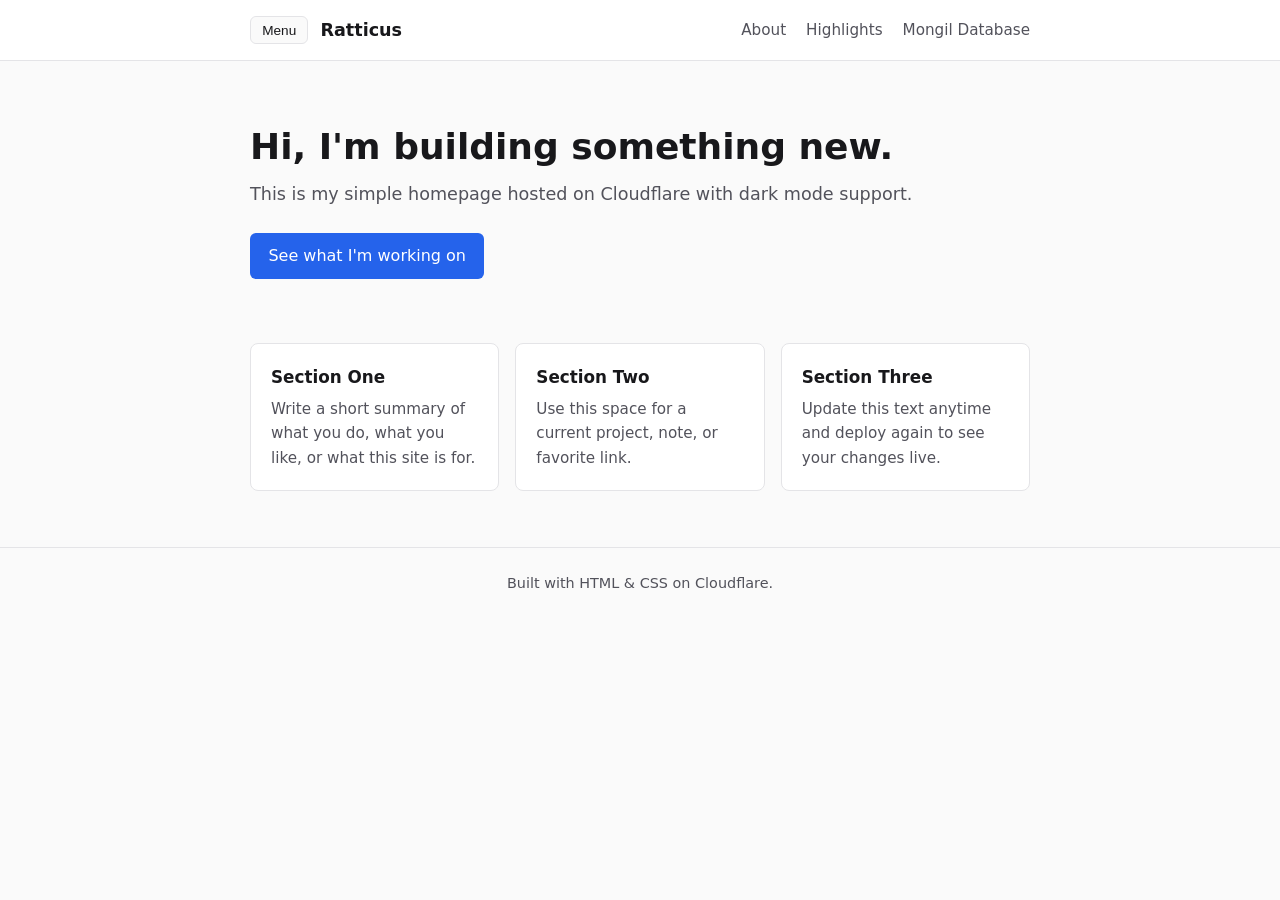
<file: index.html>
<!DOCTYPE html>
<html lang="en">
<head>
  <meta charset="UTF-8" />
  <meta name="viewport" content="width=device-width, initial-scale=1.0" />
  <title data-main-site-name>Ratticus</title>
  <link rel="stylesheet" href="./theme.css" />
  <script>
    (function () {
      const saved = localStorage.getItem("theme");
      if (saved === "dark" || saved === "light") {
        document.documentElement.dataset.theme = saved;
      }
    })();
  </script>
  <style>
    .brand {
      font-weight: 700;
      font-size: 1.1rem;
      text-decoration: none;
      color: var(--text);
    }

    .nav-left {
      display: flex;
      align-items: center;
      gap: 0.75rem;
    }

    .nav-right {
      display: flex;
      align-items: center;
      gap: 1.25rem;
    }

    .nav-links {
      display: flex;
      gap: 1.25rem;
      list-style: none;
    }

    .nav-links a {
      text-decoration: none;
      color: var(--muted);
      font-size: 0.95rem;
    }

    .nav-links a:hover {
      color: var(--accent);
    }

    .theme-toggle,
    .sidebar-btn {
      background: var(--bg);
      color: var(--text);
      border: 1px solid var(--border);
      padding: 0.35rem 0.7rem;
      border-radius: 6px;
      font-size: 0.85rem;
      cursor: pointer;
    }

    .theme-toggle:hover,
    .sidebar-btn:hover {
      border-color: var(--accent);
    }

    .sidebar-inner {
      padding: 1.25rem;
      display: flex;
      flex-direction: column;
      gap: 1rem;
      height: 100%;
    }

    .sidebar-header {
      display: flex;
      justify-content: space-between;
      align-items: center;
      padding-bottom: 0.75rem;
      border-bottom: 1px solid var(--border);
    }

    .sidebar-nav {
      display: flex;
      flex-direction: column;
      gap: 0.35rem;
    }

    .sidebar-link {
      display: block;
      padding: 0.55rem 0.75rem;
      border-radius: 6px;
      text-decoration: none;
      color: var(--text);
      font-size: 0.95rem;
    }

    .sidebar-link:hover {
      background: var(--bg);
      color: var(--accent);
    }

    .sidebar-divider {
      border-top: 1px solid var(--border);
      padding-top: 0.75rem;
      margin-top: auto;
      display: flex;
      flex-direction: column;
      gap: 0.5rem;
    }

    .hero {
      padding: 4rem 0 2.5rem;
    }

    :root[data-size="mobile"] .hero {
      padding: 2.5rem 0 1.75rem;
    }

    .hero h1 {
      font-size: 2.25rem;
      line-height: 1.2;
      margin-bottom: 0.75rem;
    }

    :root[data-size="mobile"] .hero h1 {
      font-size: 1.75rem;
    }

    .hero p {
      color: var(--muted);
      font-size: 1.1rem;
      max-width: 60ch;
      margin-bottom: 1.5rem;
    }

    .btn {
      display: inline-block;
      background: var(--accent);
      color: var(--accent-text);
      text-decoration: none;
      padding: 0.65rem 1.15rem;
      border-radius: 6px;
      font-weight: 500;
    }

    .grid {
      display: grid;
      grid-template-columns: repeat(auto-fit, minmax(220px, 1fr));
      gap: 1rem;
      padding: 1.5rem 0 3.5rem;
    }

    :root[data-size="mobile"] .grid {
      padding: 1rem 0 2.5rem;
    }

    .card {
      background: var(--surface);
      border: 1px solid var(--border);
      border-radius: 8px;
      padding: 1.25rem;
    }

    .card h2 {
      font-size: 1.05rem;
      margin-bottom: 0.4rem;
    }

    .card p {
      color: var(--muted);
      font-size: 0.95rem;
    }
  </style>
</head>
<body>
<header>
  <div class="container">
    <nav>
      <div class="nav-left">
        <button class="sidebar-btn" type="button" data-sidebar-toggle>Menu</button>
        <a class="brand" href="./" data-link="home" data-main-site-name>Ratticus</a>
      </div>
      <div class="nav-right">
        <ul class="nav-links">
          <li><a href="#about" data-link="about">About</a></li>
          <li><a href="#highlights" data-link="highlights">Highlights</a></li>
          <li><a href="./mongilsd/" data-link="mongil" data-mongil-site-name>Mongil Database</a></li>
        </ul>
      </div>
    </nav>
  </div>
</header>

<main class="container">
  <section class="hero" id="about">
    <h1>Hi, I'm building something new.</h1>
    <p>
      This is my simple homepage hosted on Cloudflare with dark mode support.
    </p>
    <a class="btn" href="#highlights" data-link="highlights">See what I'm working on</a>
  </section>

  <section class="grid" id="highlights">
    <article class="card">
      <h2>Section One</h2>
      <p>Write a short summary of what you do, what you like, or what this site is for.</p>
    </article>
    <article class="card">
      <h2>Section Two</h2>
      <p>Use this space for a current project, note, or favorite link.</p>
    </article>
    <article class="card">
      <h2>Section Three</h2>
      <p>Update this text anytime and deploy again to see your changes live.</p>
    </article>
  </section>
</main>

<footer id="contact">
  <div class="container">
    <p data-footer-text>Built with HTML &amp; CSS on Cloudflare.</p>
  </div>
</footer>

<div class="sidebar-backdrop" data-sidebar-backdrop></div>

<aside class="sidebar" data-sidebar aria-hidden="true">
  <div class="sidebar-inner">
    <div class="sidebar-header">
      <strong data-main-site-name>Ratticus</strong>
      <button class="sidebar-btn" type="button" data-sidebar-close>✕</button>
    </div>
    <nav class="sidebar-nav" aria-label="Main navigation">
      <a class="sidebar-link" href="./" data-link="home">Home</a>
      <a class="sidebar-link" href="#about" data-link="about">About</a>
      <a class="sidebar-link" href="#highlights" data-link="highlights">Highlights</a>
      <a class="sidebar-link" href="./mongilsd/" data-link="mongil" data-mongil-site-name>Mongil Database</a>
    </nav>
    <div class="sidebar-divider">
      <button class="theme-toggle" id="themeToggle" type="button" aria-label="Toggle dark mode">
        Theme
      </button>
    </div>
  </div>
</aside>

<script src="./config.js"></script>
<script>
  SITE_CONFIG.initPage();
</script>
</body>
</html>
</file>
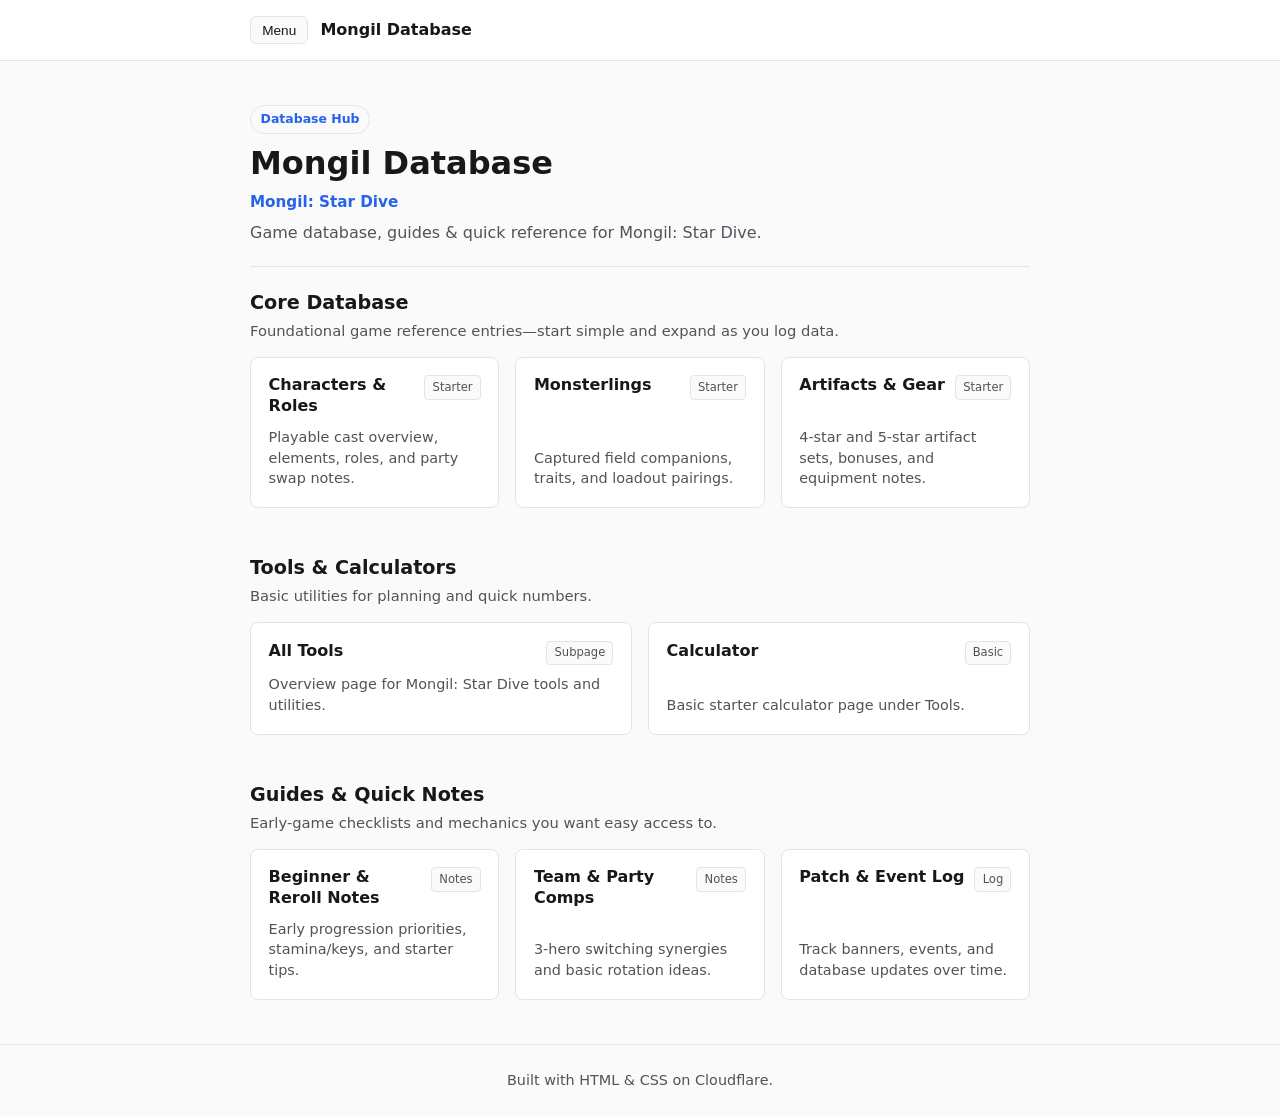
<file: mongilsd/index.html>
<!DOCTYPE html>
<html lang="en">
<head>
  <meta charset="UTF-8" />
  <meta name="viewport" content="width=device-width, initial-scale=1.0" />
  <title data-mongil-site-name>Mongil Database</title>
  <link rel="stylesheet" href="../theme.css" />
  <link rel="stylesheet" href="./theme.css" />
  <script>
    (function () {
      const saved = localStorage.getItem("theme");
      if (saved === "dark" || saved === "light") {
        document.documentElement.dataset.theme = saved;
      }
    })();
  </script>
</head>
<body>
<header>
  <div class="container">
    <nav>
      <div class="nav-left">
        <button class="sidebar-btn" type="button" data-sidebar-toggle>Menu</button>
        <a class="hub-brand" href="./" data-mongil-site-name>Mongil Database</a>
      </div>
      <div class="nav-right"></div>
    </nav>
  </div>
</header>

<main class="container" id="overview">
  <section class="hub-hero">
    <span class="hub-badge" data-hub-badge>Database Hub</span>
    <h1 data-hub-title>Mongil Database</h1>
    <div class="hub-game-title" data-game-name>Mongil: Star Dive</div>
    <p class="hub-subtitle" data-mongil-subtitle>
      Game database, guides &amp; quick reference for Mongil: Star Dive.
    </p>
  </section>

  <div id="hubSections"></div>
</main>

<footer>
  <div class="container">
    <p data-footer-text>Built with HTML &amp; CSS on Cloudflare.</p>
  </div>
</footer>

<div class="sidebar-backdrop" data-sidebar-backdrop></div>

<aside class="sidebar" data-sidebar aria-hidden="true">
  <div class="sidebar-inner">
    <div class="sidebar-header">
      <strong data-sidebar-title>Mongil Hub</strong>
      <button class="sidebar-btn" type="button" data-sidebar-close>✕</button>
    </div>
    <nav class="sidebar-nav" id="hubSidebarNav" aria-label="Subdomain navigation"></nav>
    <div class="sidebar-divider">
      <button class="theme-toggle" id="themeToggle" type="button" aria-label="Toggle dark mode">
        Theme
      </button>
      <a class="sidebar-link" href="../" data-link="home" data-back-to-main>← Main Site</a>
    </div>
  </div>
</aside>

<script src="../config.js"></script>
<script src="./config.js"></script>
<script>
  const badgeEl = document.querySelector("[data-hub-badge]");
  if (badgeEl && MONGIL_CONFIG.hero?.badge) {
    badgeEl.textContent = MONGIL_CONFIG.hero.badge;
  }

  const titleEl = document.querySelector("[data-hub-title]");
  if (titleEl && MONGIL_CONFIG.hero?.title) {
    titleEl.textContent = MONGIL_CONFIG.hero.title;
  }

  const sidebarNavEl = document.getElementById("hubSidebarNav");
  if (sidebarNavEl && Array.isArray(MONGIL_CONFIG.sidebarLinks)) {
    sidebarNavEl.innerHTML = "";
    MONGIL_CONFIG.sidebarLinks.forEach((item) => {
      const a = document.createElement("a");
      a.className = "sidebar-link";
      a.href = item.href;
      a.textContent = item.label;
      a.addEventListener("click", () => SITE_CONFIG.sidebar.close());
      sidebarNavEl.appendChild(a);
    });
  }

  const sectionsContainer = document.getElementById("hubSections");
  if (sectionsContainer && Array.isArray(MONGIL_CONFIG.sections)) {
    sectionsContainer.innerHTML = "";
    MONGIL_CONFIG.sections.forEach((sec) => {
      const sectionEl = document.createElement("section");
      sectionEl.className = "hub-section";
      if (sec.id) sectionEl.id = sec.id;

      const headerEl = document.createElement("div");
      headerEl.className = "hub-section-header";

      const h2 = document.createElement("h2");
      h2.textContent = sec.title;
      headerEl.appendChild(h2);

      if (sec.description) {
        const p = document.createElement("p");
        p.textContent = sec.description;
        headerEl.appendChild(p);
      }

      const gridEl = document.createElement("div");
      gridEl.className = "hub-grid";

      (sec.cards || []).forEach((card) => {
        const a = document.createElement("a");
        a.className = "hub-card";
        a.href = card.href || "#";

        const topRow = document.createElement("div");
        topRow.className = "hub-card-top";

        const h3 = document.createElement("h3");
        h3.textContent = card.title;
        topRow.appendChild(h3);

        if (card.status) {
          const tag = document.createElement("span");
          tag.className = "hub-card-tag";
          tag.textContent = card.status;
          topRow.appendChild(tag);
        }

        const desc = document.createElement("p");
        desc.textContent = card.summary;

        a.appendChild(topRow);
        a.appendChild(desc);
        gridEl.appendChild(a);
      });

      sectionEl.appendChild(headerEl);
      sectionEl.appendChild(gridEl);
      sectionsContainer.appendChild(sectionEl);
    });
  }

  SITE_CONFIG.initPage();
</script>
</body>
</html>
</file>
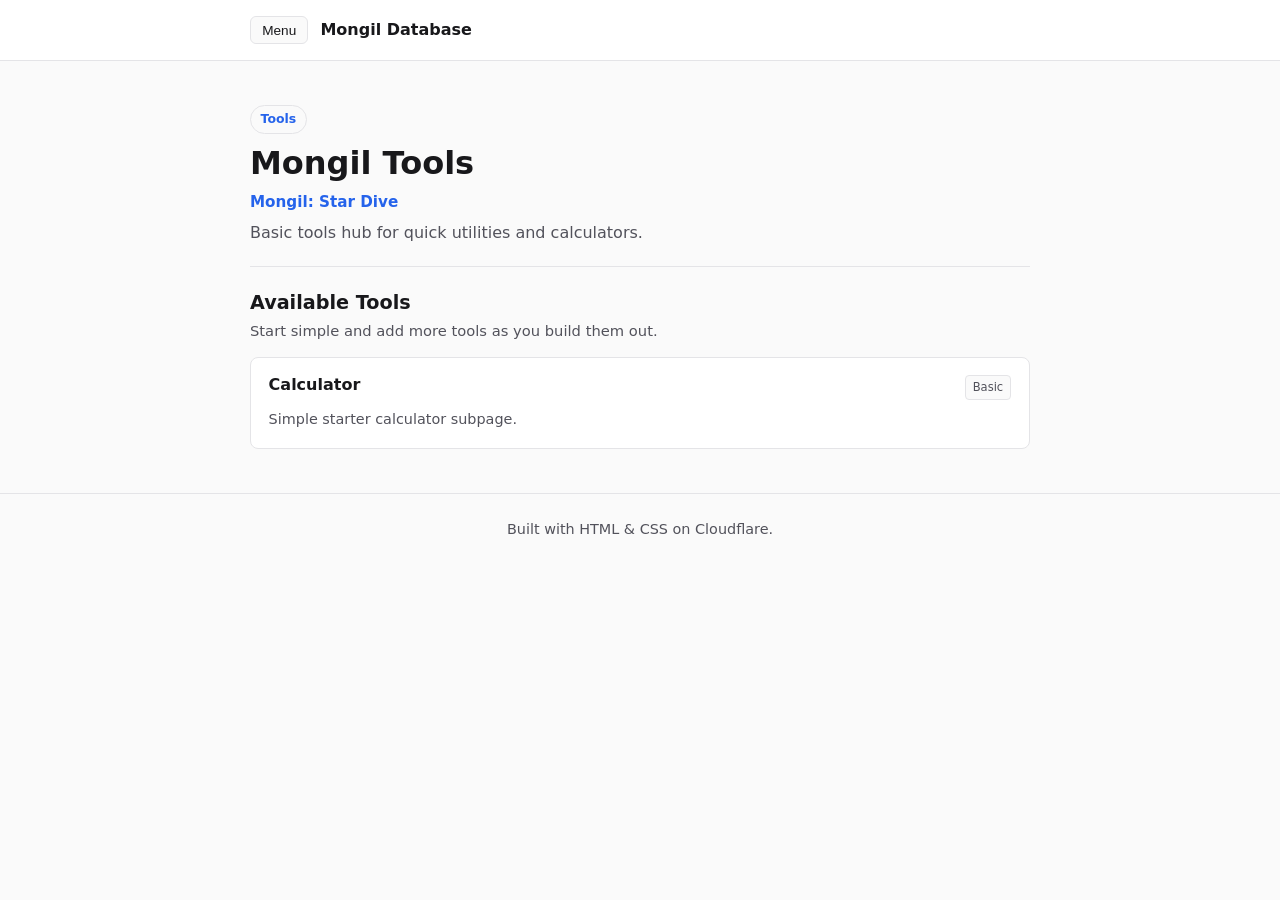
<file: mongilsd/tools/index.html>
<!DOCTYPE html>
<html lang="en">
<head>
    <meta charset="UTF-8" />
    <meta name="viewport" content="width=device-width, initial-scale=1.0" />
    <title>Tools — Mongil Database</title>
    <link rel="stylesheet" href="../../theme.css" />
    <link rel="stylesheet" href="../theme.css" />
    <script>
        (function () {
          const saved = localStorage.getItem("theme");
          if (saved === "dark" || saved === "light") {
            document.documentElement.dataset.theme = saved;
          }
        })();
    </script>
</head>
<body>
<header>
    <div class="container">
        <nav>
            <div class="nav-left">
                <button class="sidebar-btn" type="button" data-sidebar-toggle>Menu</button>
                <a class="hub-brand" href="../">Mongil Database</a>
            </div>
            <div class="nav-right"></div>
        </nav>
    </div>
</header>

<main class="container">
    <section class="hub-hero">
        <span class="hub-badge">Tools</span>
        <h1>Mongil Tools</h1>
        <div class="hub-game-title" data-game-name>Mongil: Star Dive</div>
        <p class="hub-subtitle">Basic tools hub for quick utilities and calculators.</p>
    </section>

    <section class="hub-section">
        <div class="hub-section-header">
            <h2>Available Tools</h2>
            <p>Start simple and add more tools as you build them out.</p>
        </div>
        <div class="hub-grid">
            <a class="hub-card" href="./calc/">
                <div class="hub-card-top">
                    <h3>Calculator</h3>
                    <span class="hub-card-tag">Basic</span>
                </div>
                <p>Simple starter calculator subpage.</p>
            </a>
        </div>
    </section>
</main>

<footer>
    <div class="container">
        <p data-footer-text>Built with HTML &amp; CSS on Cloudflare.</p>
    </div>
</footer>

<div class="sidebar-backdrop" data-sidebar-backdrop></div>

<aside class="sidebar" data-sidebar aria-hidden="true">
    <div class="sidebar-inner">
        <div class="sidebar-header">
            <strong data-sidebar-title>Mongil Hub</strong>
            <button class="sidebar-btn" type="button" data-sidebar-close>✕</button>
        </div>
        <nav class="sidebar-nav" aria-label="Tools navigation">
            <a class="sidebar-link" href="../" data-back-to-mongil>← Mongil Hub</a>
            <a class="sidebar-link" href="./">Tools Home</a>
            <a class="sidebar-link" href="./calc/">Calculator</a>
        </nav>
        <div class="sidebar-divider">
            <button class="theme-toggle" id="themeToggle" type="button" aria-label="Toggle dark mode">
                Theme
            </button>
            <a class="sidebar-link" href="../../" data-link="home" data-back-to-main>← Main Site</a>
        </div>
    </div>
</aside>

<script src="../../config.js"></script>
<script src="../config.js"></script>
<script>
    SITE_CONFIG.initPage();
</script>
</body>
</html>
</file>
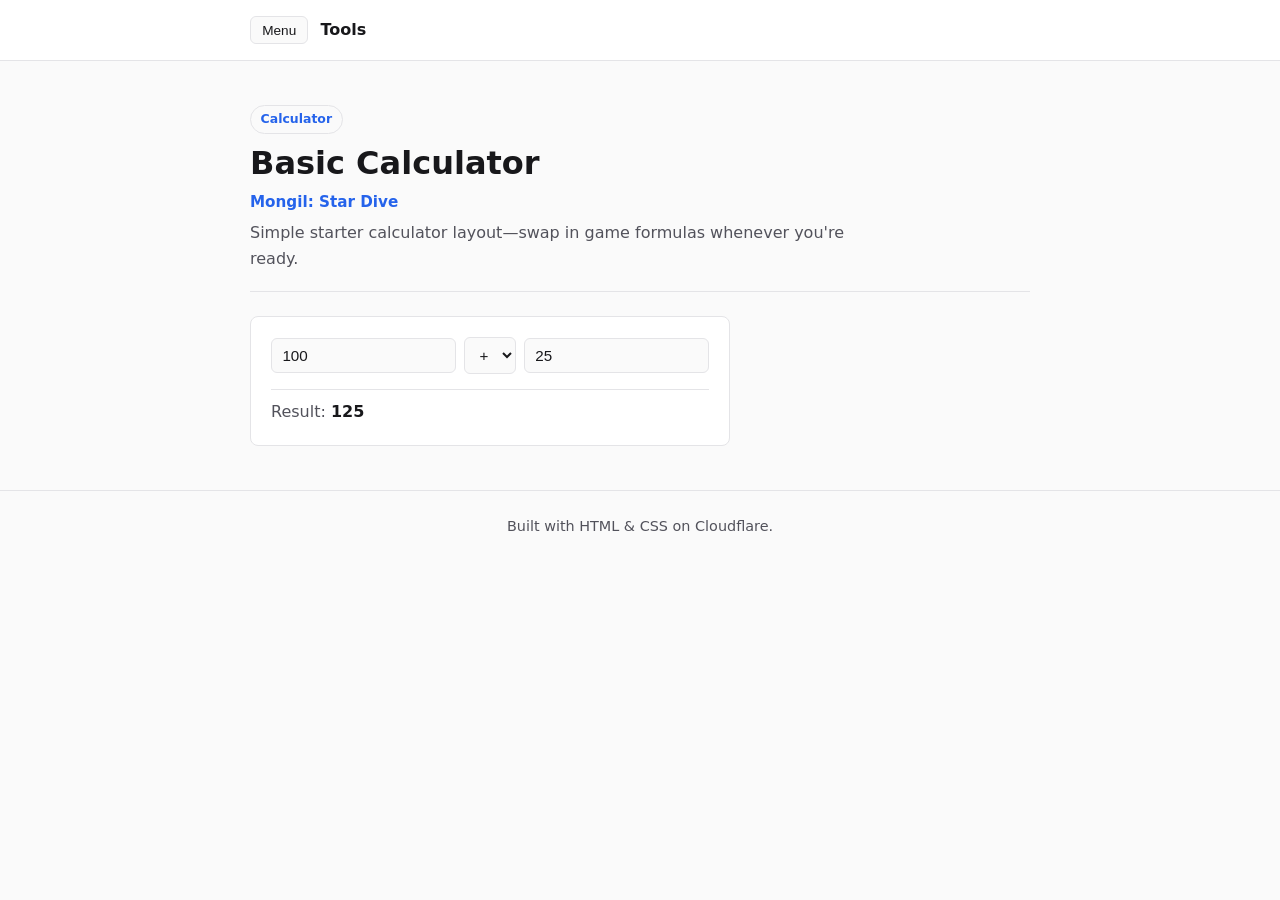
<file: mongilsd/tools/calc/index.html>
<!DOCTYPE html>
<html lang="en">
<head>
    <meta charset="UTF-8" />
    <meta name="viewport" content="width=device-width, initial-scale=1.0" />
    <title>Calculator — Mongil Tools</title>
    <link rel="stylesheet" href="../../../theme.css" />
    <link rel="stylesheet" href="../../theme.css" />
    <script>
        (function () {
          const saved = localStorage.getItem("theme");
          if (saved === "dark" || saved === "light") {
            document.documentElement.dataset.theme = saved;
          }
        })();
    </script>
    <style>
        .calc-box {
          background: var(--surface);
          border: 1px solid var(--border);
          border-radius: 8px;
          padding: 1.25rem;
          display: grid;
          gap: 0.9rem;
          max-width: 480px;
        }

        .calc-row {
          display: grid;
          grid-template-columns: 1fr auto 1fr;
          gap: 0.5rem;
          align-items: center;
        }

        .calc-box input,
        .calc-box select {
          background: var(--bg);
          color: var(--text);
          border: 1px solid var(--border);
          border-radius: 6px;
          padding: 0.5rem 0.65rem;
          font-size: 0.95rem;
          width: 100%;
        }

        .calc-result {
          padding-top: 0.6rem;
          border-top: 1px solid var(--border);
          font-size: 1rem;
          color: var(--muted);
        }

        .calc-result strong {
          color: var(--text);
        }
    </style>
</head>
<body>
<header>
    <div class="container">
        <nav>
            <div class="nav-left">
                <button class="sidebar-btn" type="button" data-sidebar-toggle>Menu</button>
                <a class="hub-brand" href="../">Tools</a>
            </div>
            <div class="nav-right"></div>
        </nav>
    </div>
</header>

<main class="container">
    <section class="hub-hero">
        <span class="hub-badge">Calculator</span>
        <h1>Basic Calculator</h1>
        <div class="hub-game-title" data-game-name>Mongil: Star Dive</div>
        <p class="hub-subtitle">Simple starter calculator layout—swap in game formulas whenever you're ready.</p>
    </section>

    <section class="hub-section">
        <div class="calc-box">
            <div class="calc-row">
                <input id="numA" type="number" value="100" step="any" aria-label="First value" />
                <select id="op" aria-label="Operation">
                    <option value="add">+</option>
                    <option value="sub">-</option>
                    <option value="mul">×</option>
                    <option value="div">÷</option>
                </select>
                <input id="numB" type="number" value="25" step="any" aria-label="Second value" />
            </div>
            <div class="calc-result">
                Result: <strong id="calcOutput">125</strong>
            </div>
        </div>
    </section>
</main>

<footer>
    <div class="container">
        <p data-footer-text>Built with HTML &amp; CSS on Cloudflare.</p>
    </div>
</footer>

<div class="sidebar-backdrop" data-sidebar-backdrop></div>

<aside class="sidebar" data-sidebar aria-hidden="true">
    <div class="sidebar-inner">
        <div class="sidebar-header">
            <strong data-sidebar-title>Mongil Hub</strong>
            <button class="sidebar-btn" type="button" data-sidebar-close>✕</button>
        </div>
        <nav class="sidebar-nav" aria-label="Calculator navigation">
            <a class="sidebar-link" href="../" data-back-to-tools>← Tools Hub</a>
            <a class="sidebar-link" href="../../" data-back-to-mongil>← Mongil Hub</a>
            <a class="sidebar-link" href="./">Calculator</a>
        </nav>
        <div class="sidebar-divider">
            <button class="theme-toggle" id="themeToggle" type="button" aria-label="Toggle dark mode">
                Theme
            </button>
            <a class="sidebar-link" href="../../../" data-link="home" data-back-to-main>← Main Site</a>
        </div>
    </div>
</aside>

<script src="../../../config.js"></script>
<script src="../../config.js"></script>
<script>
    const numA = document.getElementById("numA");
    const numB = document.getElementById("numB");
    const op = document.getElementById("op");
    const output = document.getElementById("calcOutput");

    function compute() {
      const a = parseFloat(numA.value) || 0;
      const b = parseFloat(numB.value) || 0;
      let val = 0;

      if (op.value === "add") val = a + b;
      else if (op.value === "sub") val = a - b;
      else if (op.value === "mul") val = a * b;
      else if (op.value === "div") val = b === 0 ? "Cannot divide by 0" : a / b;

      output.textContent = typeof val === "number" ? String(Number(val.toFixed(6))) : val;
    }

    [numA, numB, op].forEach((el) => el.addEventListener("input", compute));
    compute();

    SITE_CONFIG.initPage();
</script>
</body>
</html>
</file>
<file: theme.css>
:root {
  --bg: #fafafa;
  --surface: #ffffff;
  --text: #18181b;
  --muted: #52525b;
  --border: #e4e4e7;
  --accent: #2563eb;
  --accent-text: #ffffff;

  /* Sitewide layout tokens */
  --container-max: 820px;
  --container-px: 1.25rem;
  --header-py: 1rem;
  --footer-py: 1.5rem;
  --sidebar-width: 280px;
  --tap-target-min: 32px;
}

@media (prefers-color-scheme: dark) {
  :root:not([data-theme="light"]) {
    --bg: #09090b;
    --surface: #18181b;
    --text: #f4f4f5;
    --muted: #a1a1aa;
    --border: #27272a;
    --accent: #3b82f6;
    --accent-text: #ffffff;
  }
}

:root[data-theme="dark"] {
  --bg: #09090b;
  --surface: #18181b;
  --text: #f4f4f5;
  --muted: #a1a1aa;
  --border: #27272a;
  --accent: #3b82f6;
  --accent-text: #ffffff;
}

/* Size-based layout adjustments */
:root[data-size="tablet"] {
  --container-max: 760px;
  --container-px: 1.25rem;
  --sidebar-width: 270px;
}

:root[data-size="mobile"] {
  --container-max: 100%;
  --container-px: 1rem;
  --header-py: 0.75rem;
  --footer-py: 1.25rem;
  --sidebar-width: 260px;
}

/* Touch / phone ergonomics */
:root[data-device="phone"] {
  --tap-target-min: 40px;
  -webkit-tap-highlight-color: transparent;
}

* {
  box-sizing: border-box;
  margin: 0;
  padding: 0;
}

body {
  font-family: system-ui, -apple-system, BlinkMacSystemFont, "Segoe UI", Roboto, sans-serif;
  background-color: var(--bg);
  color: var(--text);
  line-height: 1.6;
  transition: background-color 0.2s ease, color 0.2s ease;
}

.container {
  max-width: var(--container-max);
  margin: 0 auto;
  padding: 0 var(--container-px);
}

header {
  border-bottom: 1px solid var(--border);
  background: var(--surface);
  padding: var(--header-py) 0;
}

nav {
  display: flex;
  justify-content: space-between;
  align-items: center;
  gap: 0.75rem;
  flex-wrap: wrap;
}

:root[data-size="mobile"] nav {
  gap: 0.6rem;
}

:root[data-size="mobile"] .nav-right {
  width: 100%;
  justify-content: space-between;
  gap: 0.65rem;
}

:root[data-size="mobile"] .nav-links {
  gap: 0.75rem;
  flex-wrap: wrap;
  font-size: 0.9rem;
}

:root[data-device="phone"] button,
:root[data-device="phone"] .nav-links a {
  min-height: var(--tap-target-min);
  display: inline-flex;
  align-items: center;
}

footer {
  border-top: 1px solid var(--border);
  padding: var(--footer-py) 0;
  color: var(--muted);
  font-size: 0.9rem;
  text-align: center;
}

.sidebar-backdrop {
  position: fixed;
  inset: 0;
  background: rgba(0, 0, 0, 0.45);
  opacity: 0;
  pointer-events: none;
  transition: opacity 0.2s ease;
  z-index: 40;
}

.sidebar-backdrop[data-open="true"] {
  opacity: 1;
  pointer-events: auto;
}

.sidebar {
  position: fixed;
  top: 0;
  left: 0;
  height: 100vh;
  height: 100dvh;
  width: var(--sidebar-width);
  max-width: 85vw;
  background: var(--surface);
  border-right: 1px solid var(--border);
  transform: translateX(-100%);
  transition: transform 0.2s ease;
  z-index: 50;
}

.sidebar[data-open="true"] {
  transform: translateX(0);
}
</file>
<file: mongilsd/theme.css>
:root {
  --hub-card-bg: var(--surface);
  --hub-card-border: var(--border);
  --hub-card-hover-border: var(--accent);
  --hub-badge-bg: var(--bg);
  --hub-hero-py: 2.75rem;
  --hub-section-py: 1.5rem;
  --hub-grid-gap: 1rem;
}

:root[data-size="mobile"] {
  --hub-hero-py: 1.75rem;
  --hub-section-py: 1.1rem;
  --hub-grid-gap: 0.75rem;
}

a {
  color: var(--accent);
  text-decoration: none;
}

.nav-left,
.nav-right {
  display: flex;
  align-items: center;
  gap: 0.75rem;
}

.hub-brand {
  font-weight: 700;
  font-size: 1rem;
  color: var(--text);
}

.theme-toggle,
.sidebar-btn {
  background: var(--bg);
  color: var(--text);
  border: 1px solid var(--border);
  padding: 0.35rem 0.7rem;
  border-radius: 6px;
  font-size: 0.85rem;
  cursor: pointer;
}

.theme-toggle:hover,
.sidebar-btn:hover {
  border-color: var(--hub-card-hover-border);
}

.sidebar-inner {
  padding: 1.25rem;
  display: flex;
  flex-direction: column;
  gap: 1rem;
  height: 100%;
}

.sidebar-header {
  display: flex;
  justify-content: space-between;
  align-items: center;
  padding-bottom: 0.75rem;
  border-bottom: 1px solid var(--border);
}

.sidebar-nav {
  display: flex;
  flex-direction: column;
  gap: 0.35rem;
}

.sidebar-link {
  display: block;
  padding: 0.55rem 0.75rem;
  border-radius: 6px;
  color: var(--text);
  font-size: 0.95rem;
}

.sidebar-link:hover {
  background: var(--bg);
  color: var(--accent);
}

.sidebar-divider {
  border-top: 1px solid var(--border);
  padding-top: 0.75rem;
  margin-top: auto;
}

.hub-hero {
  padding: var(--hub-hero-py) 0 1.25rem;
  border-bottom: 1px solid var(--border);
}

.hub-badge {
  display: inline-block;
  font-size: 0.78rem;
  font-weight: 600;
  color: var(--accent);
  background: var(--hub-badge-bg);
  border: 1px solid var(--border);
  padding: 0.2rem 0.6rem;
  border-radius: 999px;
  margin-bottom: 0.65rem;
}

.hub-hero h1 {
  font-size: 2rem;
  line-height: 1.2;
  margin-bottom: 0.45rem;
}

:root[data-size="mobile"] .hub-hero h1 {
  font-size: 1.55rem;
}

.hub-game-title {
  font-size: 0.95rem;
  font-weight: 600;
  color: var(--accent);
  margin-bottom: 0.4rem;
}

.hub-hero p.hub-subtitle {
  color: var(--muted);
  max-width: 62ch;
  font-size: 1rem;
}

.hub-section {
  padding: var(--hub-section-py) 0;
}

.hub-section:last-of-type {
  padding-bottom: 2.75rem;
}

.hub-section-header {
  margin-bottom: 0.9rem;
}

.hub-section-header h2 {
  font-size: 1.2rem;
  line-height: 1.3;
  margin-bottom: 0.2rem;
}

.hub-section-header p {
  color: var(--muted);
  font-size: 0.92rem;
}

.hub-grid {
  display: grid;
  grid-template-columns: repeat(auto-fit, minmax(220px, 1fr));
  gap: var(--hub-grid-gap);
}

.hub-card {
  display: flex;
  flex-direction: column;
  justify-content: space-between;
  gap: 0.6rem;
  background: var(--hub-card-bg);
  border: 1px solid var(--hub-card-border);
  border-radius: 8px;
  padding: 1.1rem;
  color: var(--text);
  transition: border-color 0.15s ease, transform 0.15s ease;
}

.hub-card:hover {
  border-color: var(--hub-card-hover-border);
  transform: translateY(-1px);
}

.hub-card-top {
  display: flex;
  justify-content: space-between;
  align-items: flex-start;
  gap: 0.5rem;
}

.hub-card h3 {
  font-size: 1rem;
  line-height: 1.3;
}

.hub-card-tag {
  font-size: 0.72rem;
  color: var(--muted);
  background: var(--hub-badge-bg);
  border: 1px solid var(--border);
  padding: 0.12rem 0.45rem;
  border-radius: 4px;
  white-space: nowrap;
}

.hub-card p {
  color: var(--muted);
  font-size: 0.9rem;
  line-height: 1.45;
}
</file>
